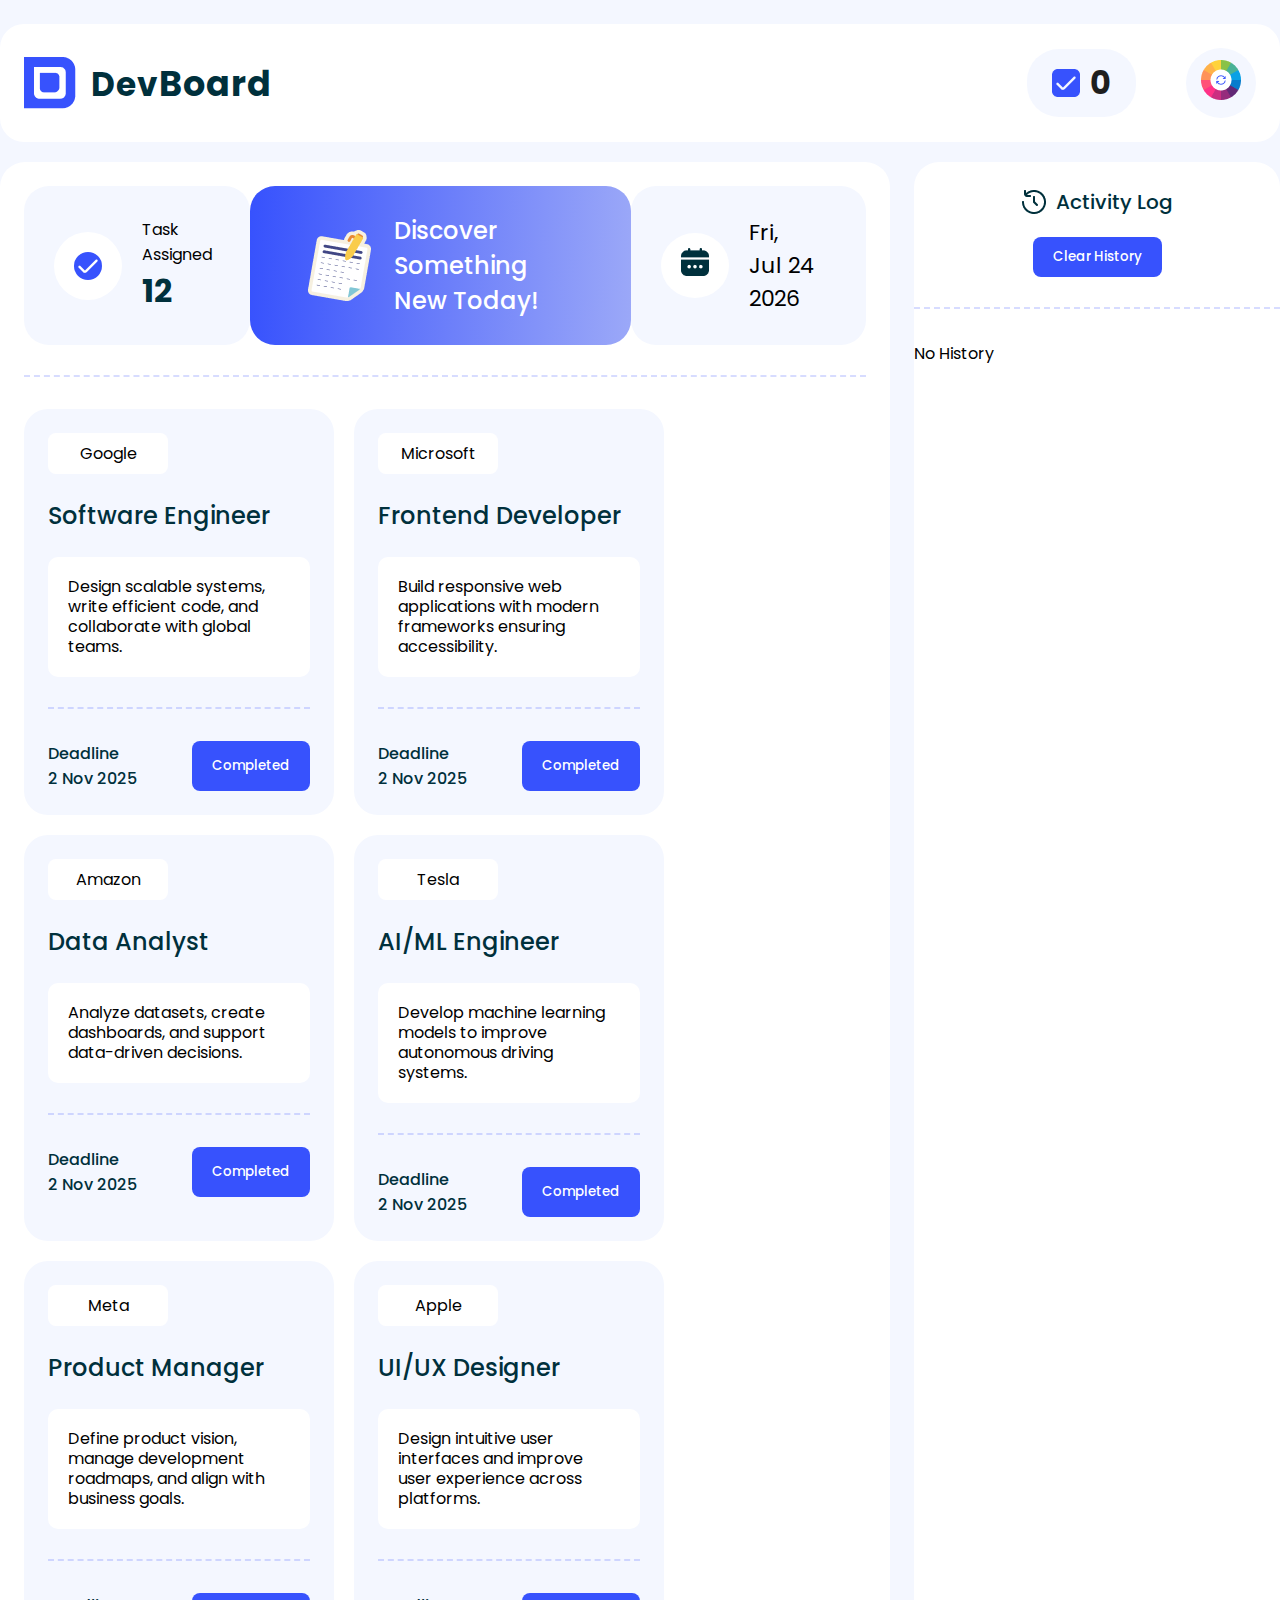
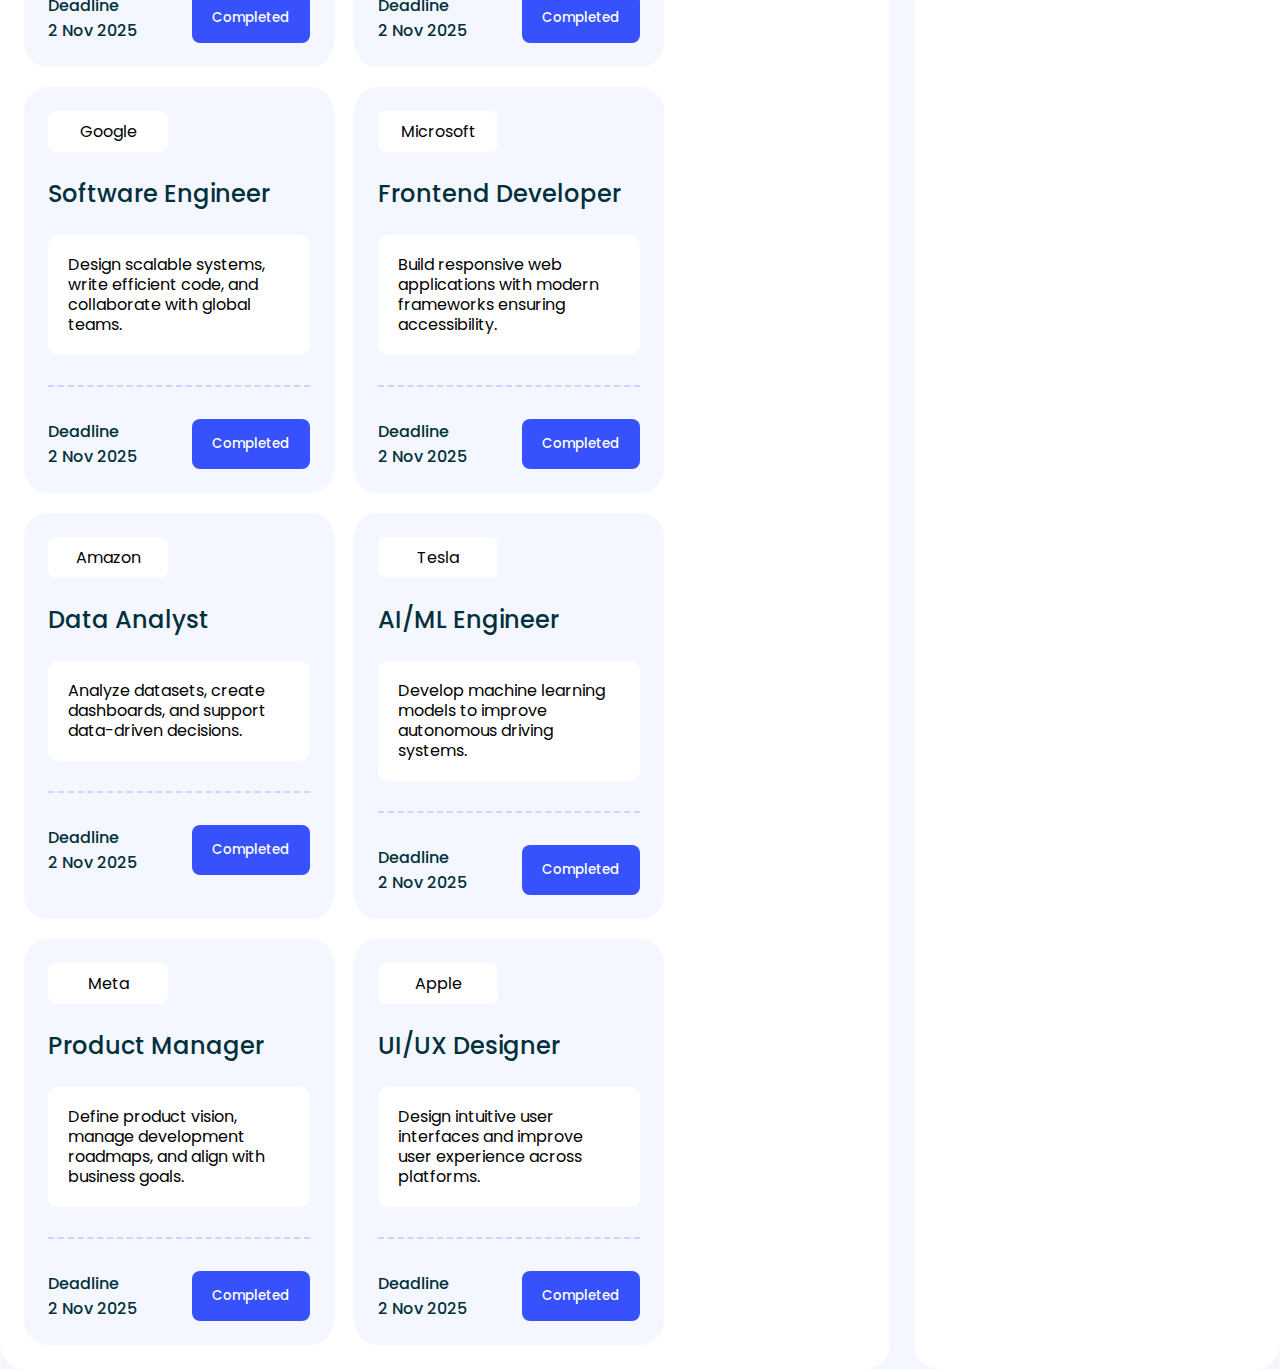
<file: index.html>
<!DOCTYPE html>
<html lang="en">

<head>
    <meta charset="UTF-8">
    <meta name="viewport" content="width=device-width, initial-scale=1.0">
    <title>Dev Board</title>
    <link rel="stylesheet" href="style.css">

    <!-- google font -->
    <link rel="preconnect" href="https://fonts.googleapis.com">
    <link rel="preconnect" href="https://fonts.gstatic.com" crossorigin>
    <link
        href="https://fonts.googleapis.com/css2?family=Poppins:ital,wght@0,100;0,200;0,300;0,400;0,500;0,600;0,700;0,800;0,900;1,100;1,200;1,300;1,400;1,500;1,600;1,700;1,800;1,900&display=swap"
        rel="stylesheet">

</head>

<body>

    <header>
        <nav class="nav-bar">
            <div class="logo">
                <img src="/assets/logo.png" alt="logo">
                <h3>Dev<span>Board</span></h3>
            </div>
            <div class="right-corner">
                <div class="count">
                    <img src="/assets/checkbox.png" alt="">
                    <p id="job-complete">0</p>
                </div>
                <div class="theme">
                    <button id="theme-btn">
                        <img src="/assets/theme-btn.png" alt="">
                    </button>
                </div>
            </div>
        </nav>
    </header>


    <main id="main">
        <div class="task-container">
            <div class="task-info">
                <div class="available-task">
                    <img src="/assets/checkbox.png" alt="">
                    <div class="num-available-task">
                        <p>Task Assigned <br><span id="rem-job">06</span></p>
                    </div>
                </div>

                <div class="daily-qus">
                    <img src="/assets/board.png" alt="">
                    <p>Discover Something <br> New Today!</p>
                </div>

                <div class="today-date">
                    <div class="image">
                        <img src="/assets/calender.png" alt="">
                    </div>
                    <p id="today">

                    </p>
                </div>
            </div>

            <div class="dot-line">

            </div>

            <div class="all-task">
                <!-- <div class="job-task-data">
                    <p class="company-name">ShopEase</p>
                    <p class="job-title">Fix Mobile Button Issue </p>
                    <div class="job-discription">
                        <p>Debug using Chrome DevTools, check for
                        </p>
                    </div>

                    <div class="dot-line">

                    </div>
                    <div class="deadline-div">
                        <p class="deadline">Deadline <br> 2 Nov 2025</p>
                        <button class="btn completed-btn">Completed</button>

                    </div>
                </div>
                <div class="job-task-data">
                    <p class="company-name">ShopEase</p>
                    <p class="job-title">Fix Mobile Button Issue </p>
                    <div class="job-discription">
                        <p>Debug using Chrome DevTools, check for
                        </p>
                    </div>

                    <div class="dot-line">

                    </div>
                    <div class="deadline-div">
                        <p class="deadline">Deadline <br> 2 Nov 2025</p>
                        <button class="btn completed-btn">Completed</button>

                    </div>

                </div>
                <div class="job-task-data">
                    <p class="company-name">ShopEase</p>
                    <p class="job-title">Fix Mobile Button Issue </p>
                    <div class="job-discription">
                        <p>Debug using Chrome DevTools, check for
                        </p>
                    </div>

                    <div class="dot-line">

                    </div>
                    <div class="deadline-div">
                        <p class="deadline">Deadline <br> 2 Nov 2025</p>
                        <button class="btn completed-btn">Completed</button>

                    </div>

                </div> -->
            </div>

        </div>

        <div class="activity-container">
            <div class="activity">
                <div class="activity-title">
                    <img src="/assets/activity.png" alt="">
                    <h5>Activity Log</h5>
                </div>
                <button class="btn activity-btn">Clear History</button>
            </div>

            <div class="dot-line">

            </div>

            <div class="complete-task">
                <!-- <p class="complete-task-details">You have Complete The Task Add Dark Mode at 12:48:15 PM</p> -->
                <p class="activity-p">No History</p>
            </div>

        </div>
    </main>

    <script>
        const todayDare = new Date().toDateString(); // "Thu Oct 02 2025"
        const parts = todayDare.split(" "); // ["Thu", "Oct", "02", "2025"]

        // Join the rest except the first part
        const firstLine = parts[0];
        const secondLine = parts.slice(1).join(" ");
        let today = document.getElementById("today");
        today.innerHTML = `${firstLine},<br>${secondLine}`;
        today.style.color = 'black'
    </script>

    <script src="script.js"></script>
</body>

</html>
</file>
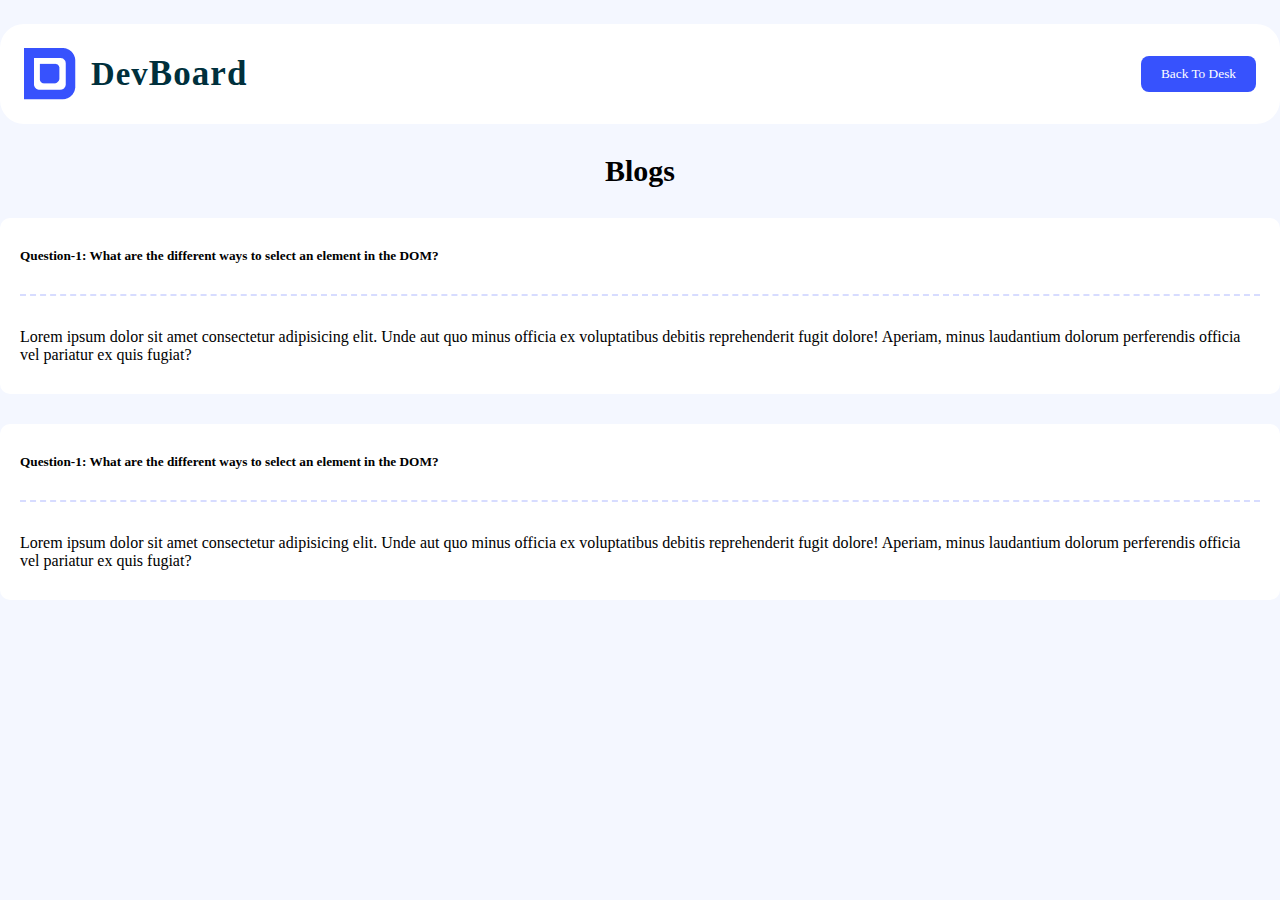
<file: blog.html>
<!DOCTYPE html>
<html lang="en">

<head>
    <meta charset="UTF-8">
    <meta name="viewport" content="width=device-width, initial-scale=1.0">
    <title>Blog Post</title>
    <link rel="stylesheet" href="style.css">
</head>

<body>
    <header>
        <nav class="nav-bar">
            <div class="logo">
                <img src="/assets/logo.png" alt="logo">
                <h3>Dev<span>Board</span></h3>
            </div>
            <div class="right-corner">
                <button id="back-btn" class="btn">Back To Desk</button>
            </div>
        </nav>
    </header>

    <main>
        <div class="all-blog">
            <h3 class="title">Blogs</h3>

            <div class="all-contant">
                <div class="contant">
                    <h5>Question-1: What are the different ways to select an element in the DOM?</h5>

                    <div class="dot-line"></div>

                    <p>Lorem ipsum dolor sit amet consectetur adipisicing elit. Unde aut quo minus officia ex
                        voluptatibus debitis reprehenderit fugit dolore! Aperiam, minus laudantium dolorum perferendis
                        officia vel pariatur ex quis fugiat?</p>
                </div>
                <div class="contant">
                    <h5>Question-1: What are the different ways to select an element in the DOM?</h5>

                    <div class="dot-line"></div>

                    <p>Lorem ipsum dolor sit amet consectetur adipisicing elit. Unde aut quo minus officia ex
                        voluptatibus debitis reprehenderit fugit dolore! Aperiam, minus laudantium dolorum perferendis
                        officia vel pariatur ex quis fugiat?</p>
                </div>
            </div>
        </div>
    </main>

    <script src="script.js"></script>
</body>

</html>
</file>
<file: style.css>
* {
    margin: 0;
    padding: 0;
    box-sizing: border-box;
    font-family: "Poppins";
}


body {
    max-width: 1500px;
    margin: 0 auto;
    background-color: #F4F7FF;
    margin-top: 24px;
}

.nav-bar {
    display: flex;
    justify-content: space-between;
    background-color: #fff;
    padding: 24px;
    border-radius: 24px;
}

.logo {
    color: #00303C;
    display: flex;
    align-items: center;
    gap: 15px;
    font-size: 28px;
    font-family: "Poppins";
    font-weight: 300;
    letter-spacing: 1.07px;
}

.logo span {
    font-size: 35px;
    font-weight: 700;
}

.right-corner {
    display: flex;
    align-items: center;
    gap: 50px;
}

.count {
    background-color: #F4F7FF;
    border-radius: 32px;
    display: flex;
    align-items: center;
    gap: 10px;
    padding: 10px 25px;
}

.count p {
    color: #1E1E1E;
    font-size: 32px;
    font-weight: 700;
    letter-spacing: 0.96px;
}

#theme-btn{
    border: none;
    background-color: #F4F7FF;
    padding: 12px 15px;
    border-radius: 50%;
    cursor: pointer;
}

#main{
    display: flex;
    gap: 24px;
}

.task-container {
    margin-top: 20px;
    padding: 24px;
    background-color: #fff;
    border-radius: 25px;


}

.task-info {
    display: flex;
    justify-content: space-between;
}

.available-task {
    background-color: #F4F7FF;
    display: flex;
    align-items: center;
    gap: 20px;
    padding: 30px;
    border-radius: 25px;
}

.available-task img {
    background-color: #fff;
    padding: 20px;
    border-radius: 50px;
}

.num-available-task span {
    color: #00303C;
    font-size: 32px;
    font-weight: 700;
    letter-spacing: 0.96;
}

.daily-qus {
    background: linear-gradient(92deg, #3752FD 0.25%, #6C7FFA 52.64%, #9BA8F8 99.84%);
    padding: 25px 50px;
    border-radius: 25px;
    display: flex;
    align-items: center;
    gap: 15px;
    cursor: pointer;
}

.daily-qus p {
    color: #fff;
    font-size: 24px;
    font-weight: 500;
}

.today-date {
    background-color: #F4F7FF;
    display: flex;
    align-items: center;
    gap: 20px;
    padding: 30px;
    border-radius: 25px;
}

.image {
    background-color: #fff;
    padding: 15px 20px;
    border-radius: 50%;
}

#today {
    color: #00303C;
    font-size: 22px;
    font-family: 500;
}

.dot-line {
    border-bottom: 2px dashed rgba(55, 82, 253, 0.20);
    width: 100%;
    margin-top: 30px;
    margin-bottom: 32px;
}

.all-task {
    display: flex;
    gap: 20px;
    flex-wrap: wrap;
}

.job-task-data {
    background-color: #F4F7FF;
    padding: 24px;
    border-radius: 24px;
}

.company-name {
    background-color: #fff;
    padding: 8px 16px;
    border-radius: 8px;
    width: 120px;
    text-align: center;
    margin-bottom: 24px;
}

.job-title {
    color: #00303C;
    font-size: 24px;
    font-weight: 500;
    margin-bottom: 24px;
}

.job-discription {
    width: 262px;
    background-color: #fff;
    padding: 20px;
    border-radius: 10px;
    box-sizing: border-box;
}

.job-discription p {
    text-overflow: ellipsis;
    line-height: 20px;
    word-wrap: break-word;
    margin: 0;
}

.deadline-div {
    display: flex;
    justify-content: space-between;
}

.deadline {
    color: #00303C;
    font-weight: 500;
}

.btn{
    border: none;
    color: #fff;
    background-color: #3752FD;
    padding: 10px 20px;
    border-radius: 8px;
    font-weight: 500;
    cursor: pointer;
}

.activity-container {
  width: 366px;
  min-height: 600px;
  background-color: #fff;
  margin-top: 20px;
  border-radius: 25px;

  flex-shrink: 0;   /* 🚀 prevent shrinking */
  flex-grow: 0;     /* don't grow */
  flex-basis: 366px;/* base width fixed */
}

.activity{
    margin: 25px auto;
    text-align: center;
}

.activity-title{
    display: flex;
    justify-content: center;
    align-items: center;
    gap: 10px;
    margin-bottom: 20px;
}

.activity-title h5{
    color: #00303C;
    font-size: 20px;
    font-weight: 500;
}

.complete-task-details{
    background-color: #F4F7FF;
    padding: 20px;
    border-radius: 8px;
    margin: 0 20px;
    display: flex;
    flex-direction: column;
    margin-bottom: 30px;
}


/* blogs css */

.title{
    text-align: center;
    margin: 30px 0;
    font-size: 30px;
    font-weight: 700;
}

.all-contant{
    display: flex;
    flex-direction: column;
    gap: 30px;
}

.contant{
    background-color: #fff;
    padding: 30px 20px;
    border-radius: 10px;
}
</file>
